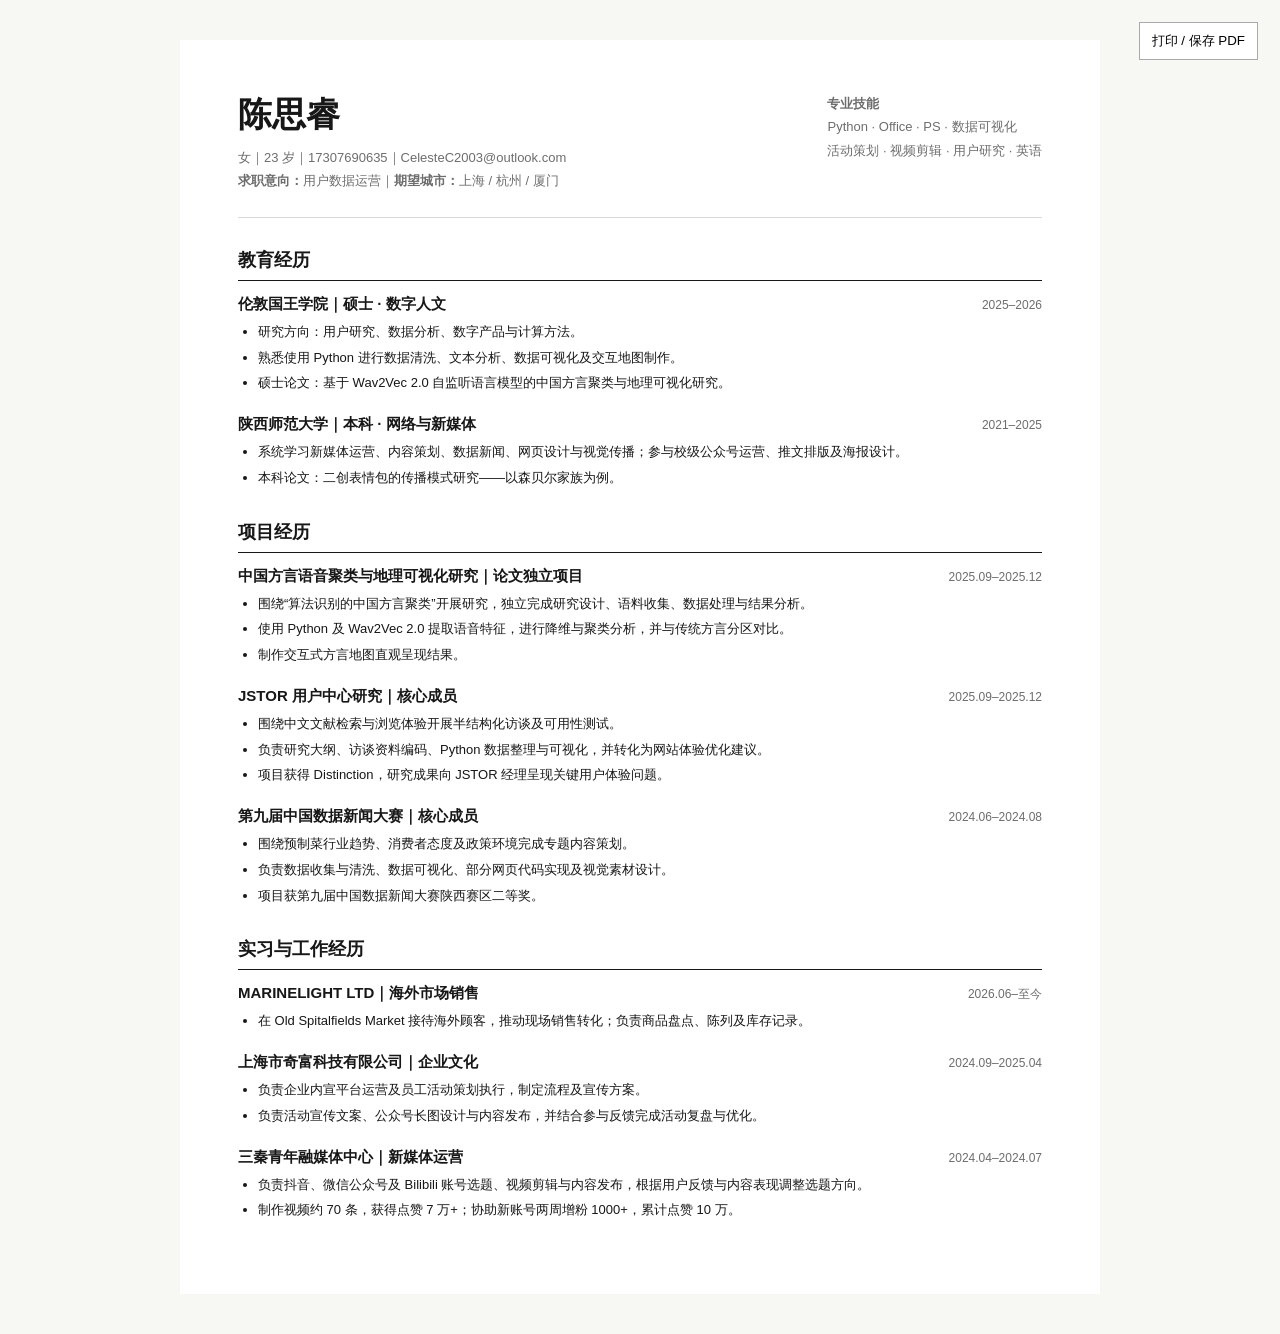
<file: resume.html>
<!doctype html><html lang="zh-CN"><head><meta charset="utf-8"><meta name="viewport" content="width=device-width,initial-scale=1"><title>陈思睿｜数据运营简历</title><style>
:root{--ink:#171717;--muted:#6d6d6d;--line:#d8d8d8;--paper:#f7f7f4}*{box-sizing:border-box}body{margin:0;background:var(--paper);color:var(--ink);font-family:"PingFang SC","Microsoft YaHei",Arial,sans-serif}.page{max-width:920px;margin:40px auto;padding:52px 58px;background:#fff}.top{display:grid;grid-template-columns:1fr auto;gap:30px;border-bottom:1px solid var(--line);padding-bottom:24px}.name{font-size:34px;margin:0 0 8px}.meta,.intent,.skills{font-size:13px;line-height:1.8;color:var(--muted)}h2{font-size:18px;margin:30px 0 14px;padding-bottom:8px;border-bottom:1px solid var(--ink)}.item{margin:0 0 20px}.item-head{display:flex;justify-content:space-between;gap:20px;align-items:baseline}.item h3{font-size:15px;margin:0}.item time{font-size:12px;color:var(--muted);white-space:nowrap}.sub{font-size:12px;color:var(--muted);margin:4px 0 8px}.item ul{margin:7px 0 0;padding-left:20px}.item li{font-size:13px;line-height:1.75;margin:3px 0}.actions{position:fixed;right:22px;top:22px}.actions button{padding:9px 12px;border:1px solid #aaa;background:#fff;cursor:pointer}@media(max-width:700px){.page{margin:0;padding:28px 22px}.top{grid-template-columns:1fr}.item-head{display:block}.item time{display:block;margin-top:4px}.actions{position:static;margin:12px 22px}}@media print{body{background:#fff}.page{margin:0;max-width:none;padding:20mm}.actions{display:none}}
</style></head><body><div class="actions"><button onclick="window.print()">打印 / 保存 PDF</button></div><main class="page"><header class="top"><div><h1 class="name">陈思睿</h1><div class="meta">女｜23 岁｜17307690635｜CelesteC2003@outlook.com</div><div class="intent"><b>求职意向：</b>用户数据运营｜<b>期望城市：</b>上海 / 杭州 / 厦门</div></div><div class="skills"><b>专业技能</b><br>Python · Office · PS · 数据可视化<br>活动策划 · 视频剪辑 · 用户研究 · 英语</div></header>
<h2>教育经历</h2><section class="item"><div class="item-head"><h3>伦敦国王学院｜硕士 · 数字人文</h3><time>2025–2026</time></div><ul><li>研究方向：用户研究、数据分析、数字产品与计算方法。</li><li>熟悉使用 Python 进行数据清洗、文本分析、数据可视化及交互地图制作。</li><li>硕士论文：基于 Wav2Vec 2.0 自监听语言模型的中国方言聚类与地理可视化研究。</li></ul></section><section class="item"><div class="item-head"><h3>陕西师范大学｜本科 · 网络与新媒体</h3><time>2021–2025</time></div><ul><li>系统学习新媒体运营、内容策划、数据新闻、网页设计与视觉传播；参与校级公众号运营、推文排版及海报设计。</li><li>本科论文：二创表情包的传播模式研究——以森贝尔家族为例。</li></ul></section>
<h2>项目经历</h2><section class="item"><div class="item-head"><h3>中国方言语音聚类与地理可视化研究｜论文独立项目</h3><time>2025.09–2025.12</time></div><ul><li>围绕“算法识别的中国方言聚类”开展研究，独立完成研究设计、语料收集、数据处理与结果分析。</li><li>使用 Python 及 Wav2Vec 2.0 提取语音特征，进行降维与聚类分析，并与传统方言分区对比。</li><li>制作交互式方言地图直观呈现结果。</li></ul></section><section class="item"><div class="item-head"><h3>JSTOR 用户中心研究｜核心成员</h3><time>2025.09–2025.12</time></div><ul><li>围绕中文文献检索与浏览体验开展半结构化访谈及可用性测试。</li><li>负责研究大纲、访谈资料编码、Python 数据整理与可视化，并转化为网站体验优化建议。</li><li>项目获得 Distinction，研究成果向 JSTOR 经理呈现关键用户体验问题。</li></ul></section><section class="item"><div class="item-head"><h3>第九届中国数据新闻大赛｜核心成员</h3><time>2024.06–2024.08</time></div><ul><li>围绕预制菜行业趋势、消费者态度及政策环境完成专题内容策划。</li><li>负责数据收集与清洗、数据可视化、部分网页代码实现及视觉素材设计。</li><li>项目获第九届中国数据新闻大赛陕西赛区二等奖。</li></ul></section>
<h2>实习与工作经历</h2><section class="item"><div class="item-head"><h3>MARINELIGHT LTD｜海外市场销售</h3><time>2026.06–至今</time></div><ul><li>在 Old Spitalfields Market 接待海外顾客，推动现场销售转化；负责商品盘点、陈列及库存记录。</li></ul></section><section class="item"><div class="item-head"><h3>上海市奇富科技有限公司｜企业文化</h3><time>2024.09–2025.04</time></div><ul><li>负责企业内宣平台运营及员工活动策划执行，制定流程及宣传方案。</li><li>负责活动宣传文案、公众号长图设计与内容发布，并结合参与反馈完成活动复盘与优化。</li></ul></section><section class="item"><div class="item-head"><h3>三秦青年融媒体中心｜新媒体运营</h3><time>2024.04–2024.07</time></div><ul><li>负责抖音、微信公众号及 Bilibili 账号选题、视频剪辑与内容发布，根据用户反馈与内容表现调整选题方向。</li><li>制作视频约 70 条，获得点赞 7 万+；协助新账号两周增粉 1000+，累计点赞 10 万。</li></ul></section></main></body></html>
</file>
